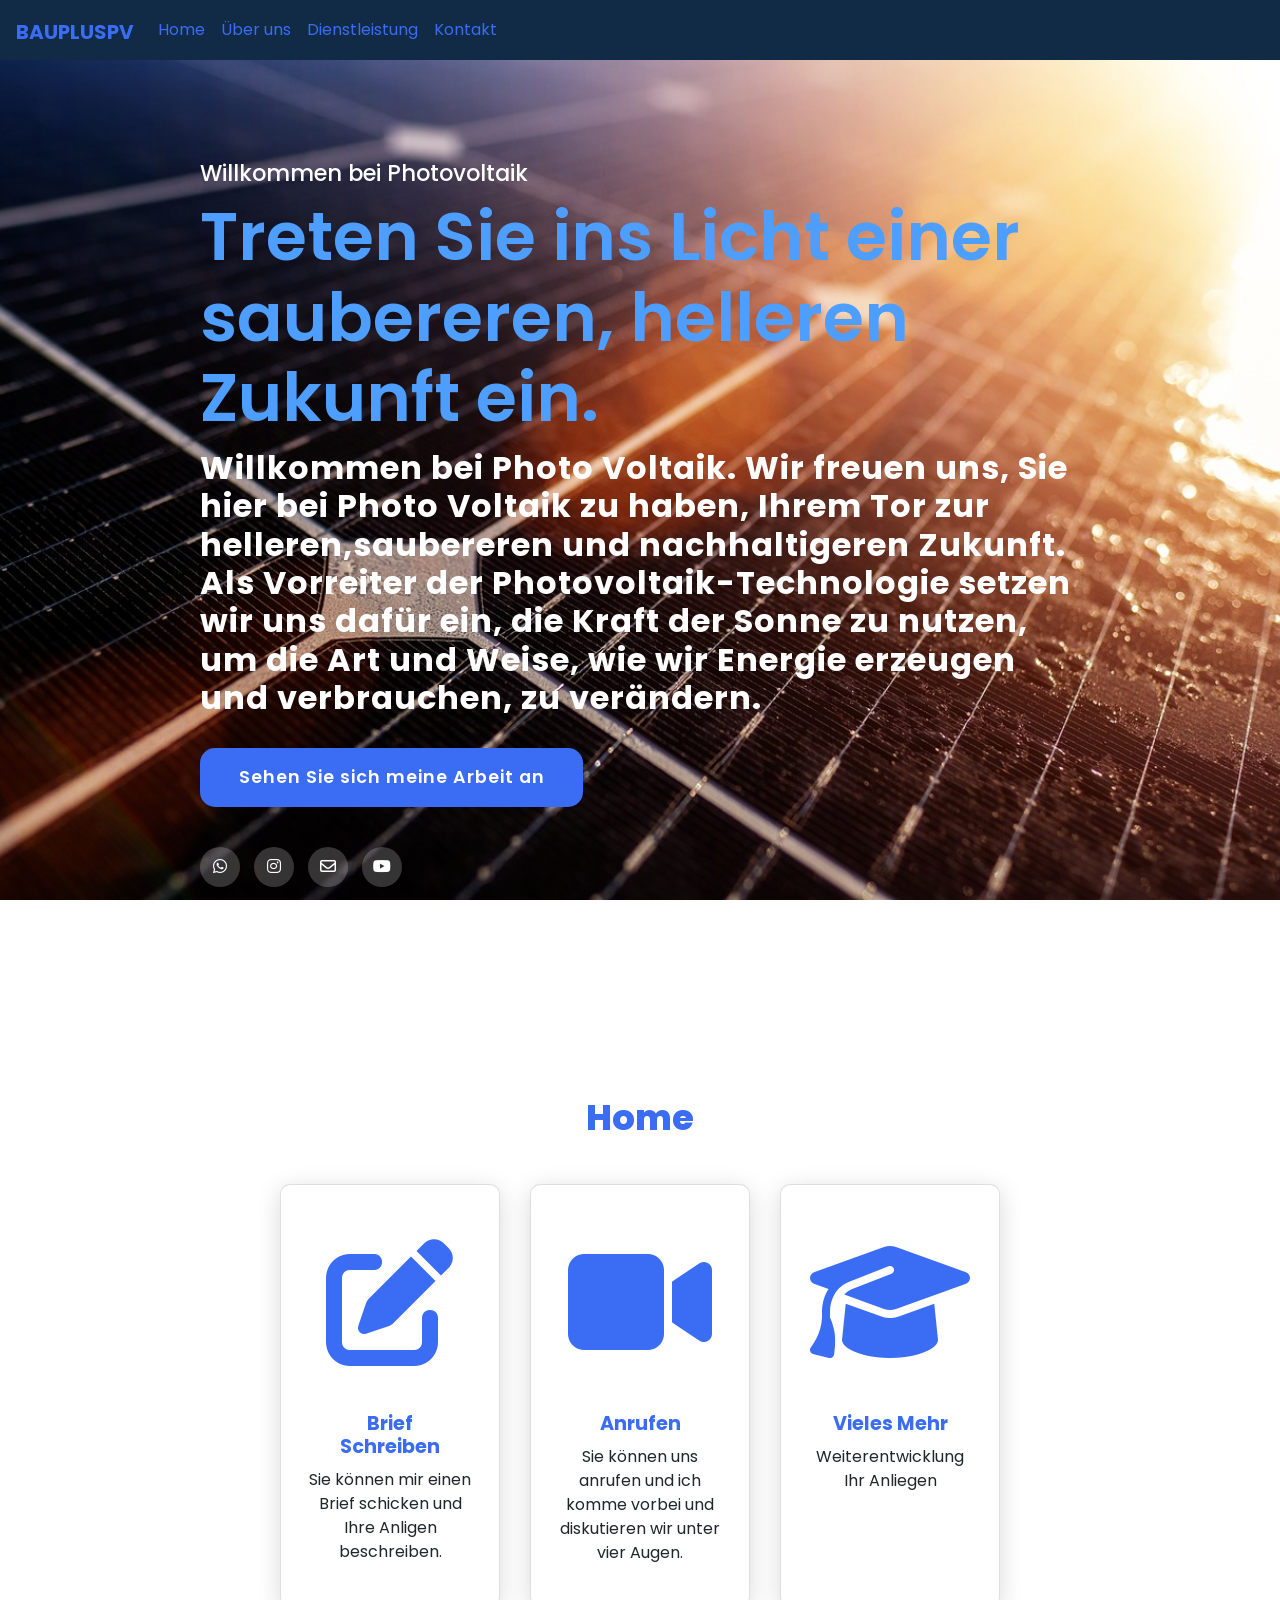
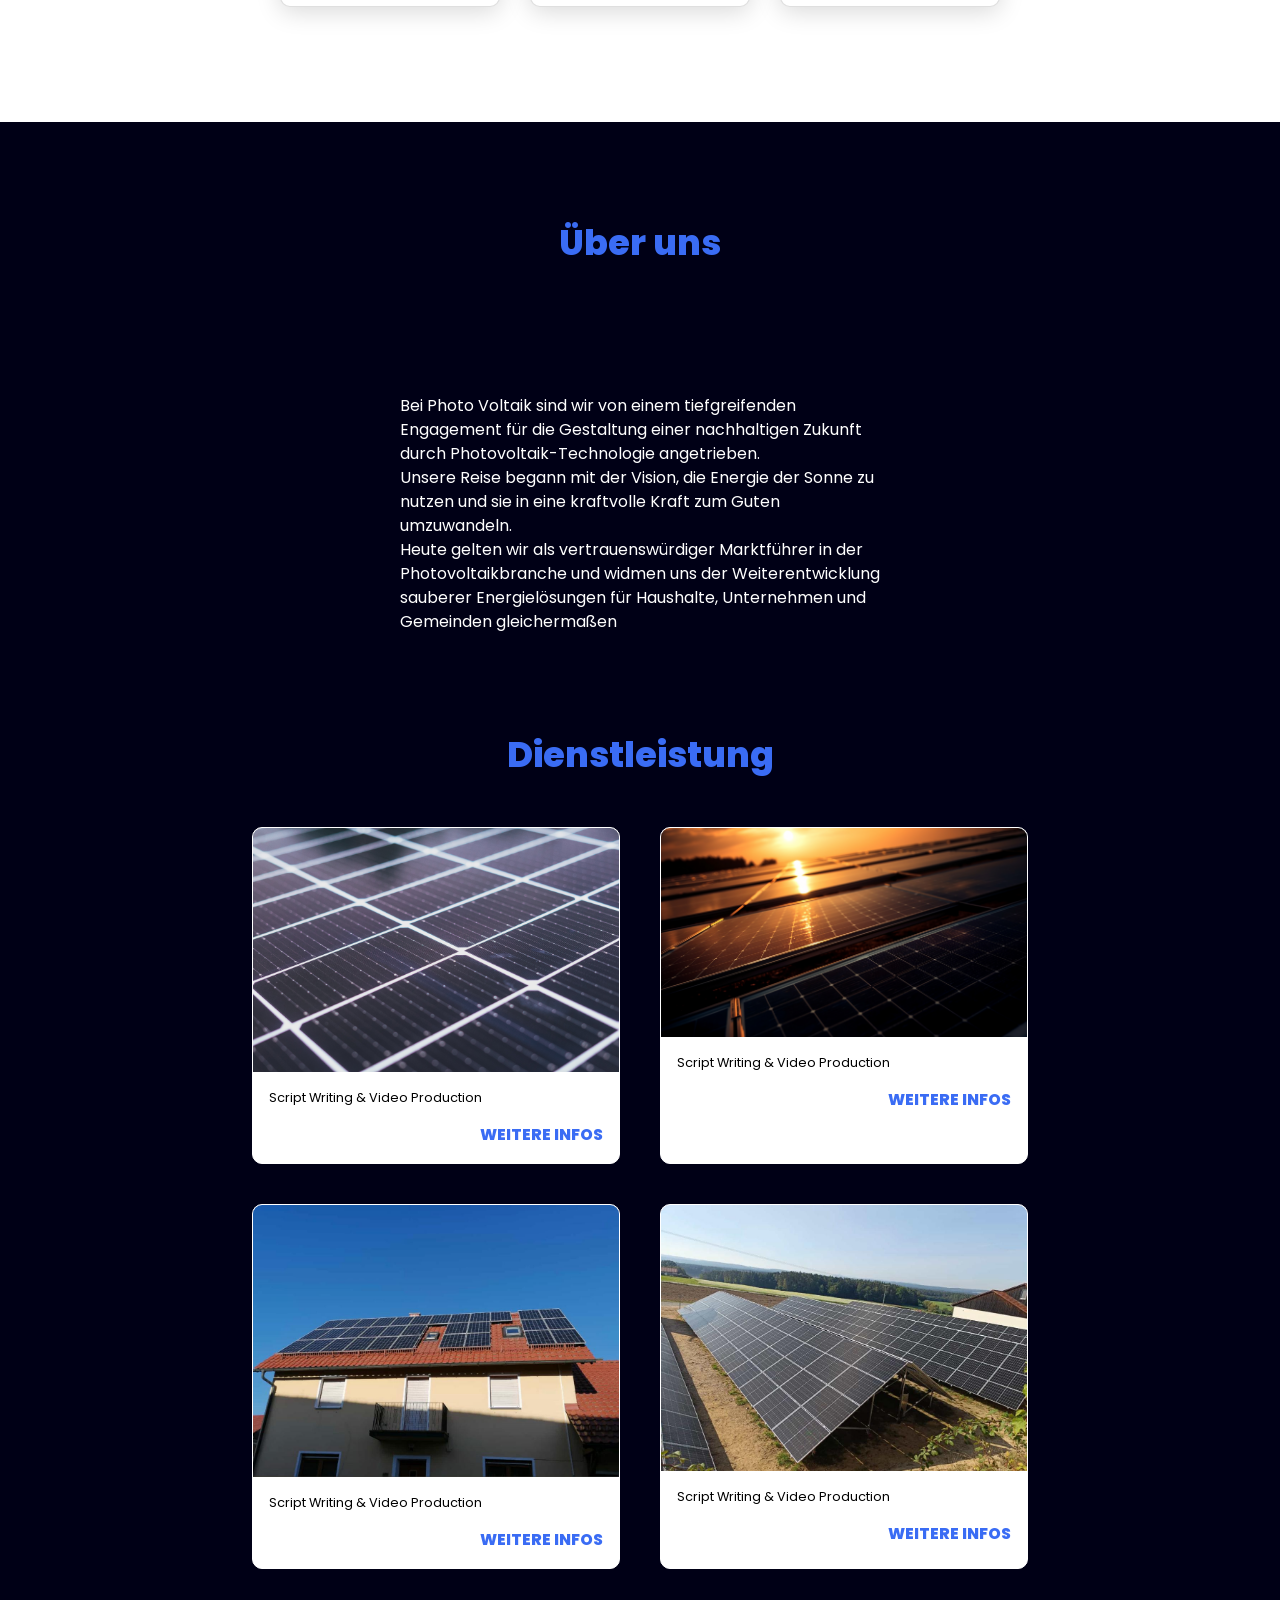
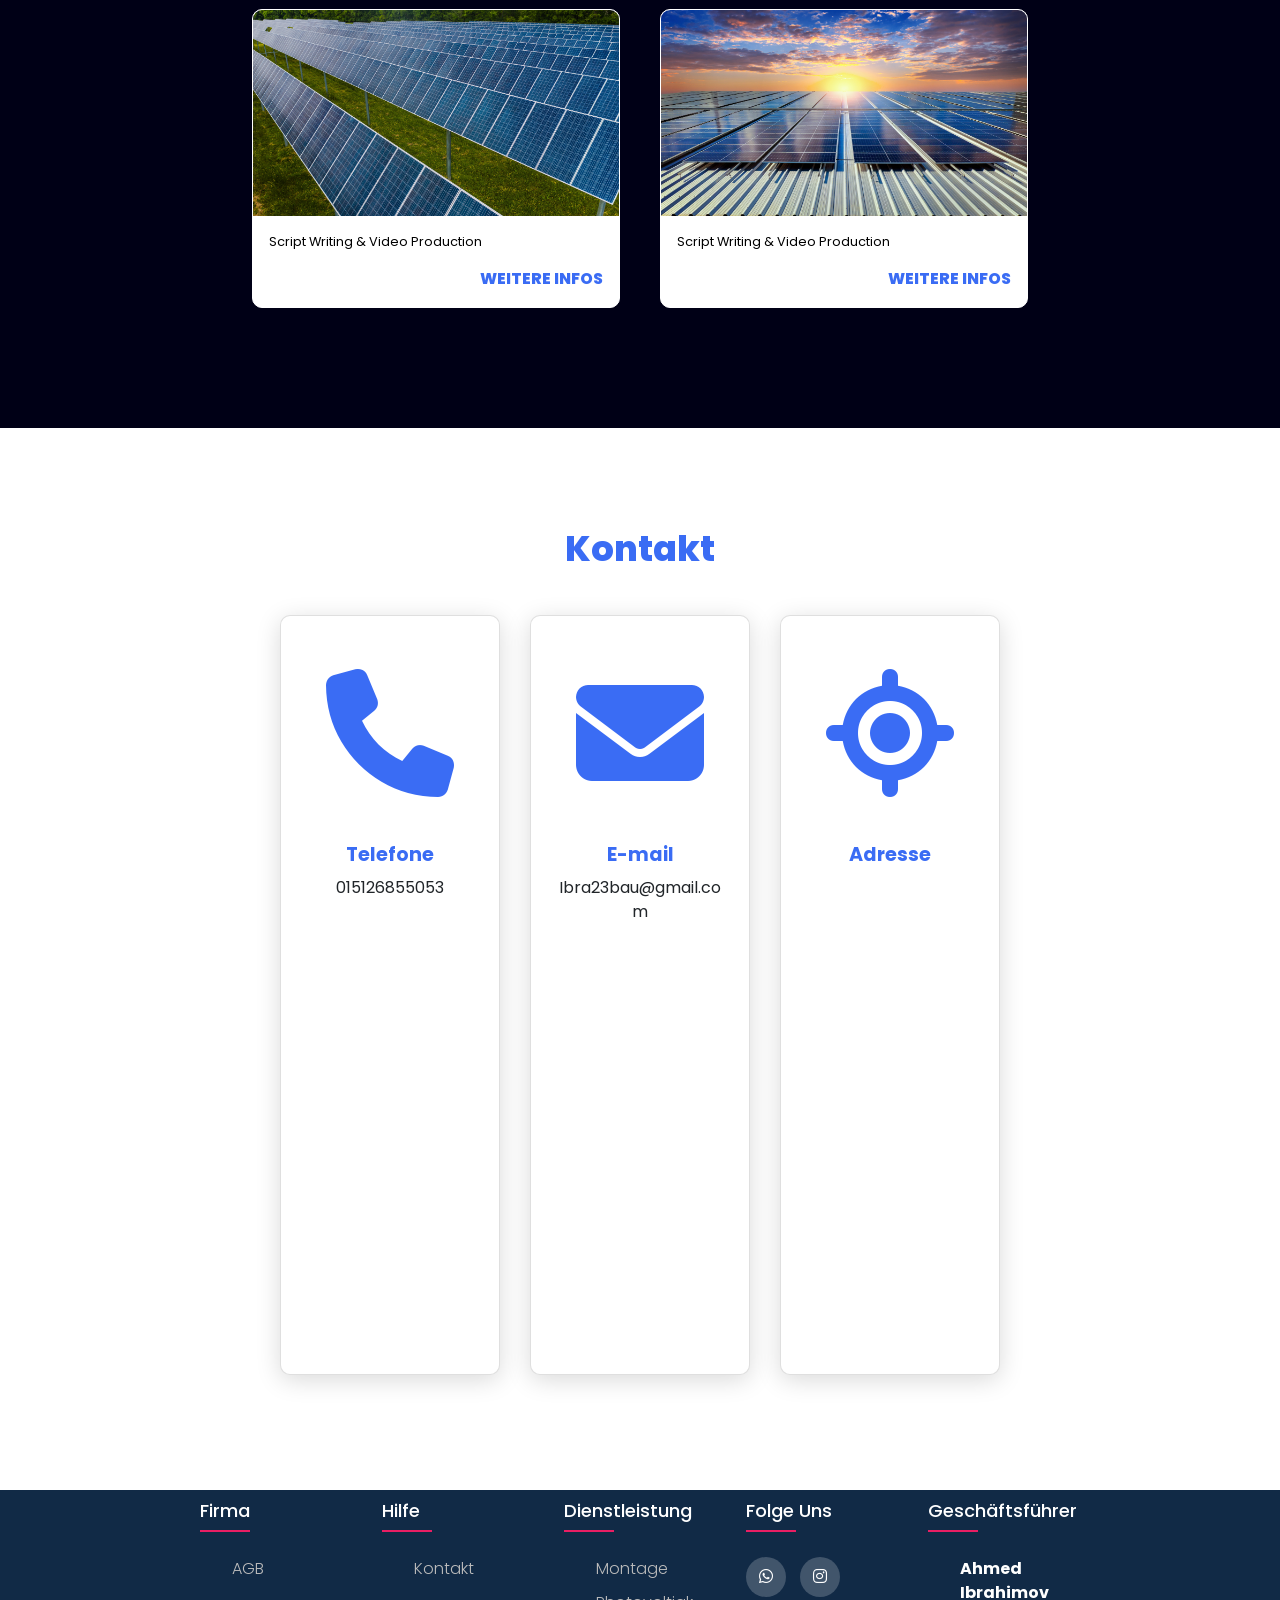
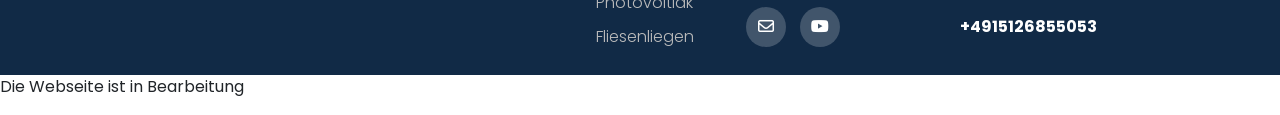
<file: index.html>
<!DOCTYPE html>
<html lang="en">
<head>
     <title>baupluspv</title>
    <meta charset="UTF-8">
    <meta http-equiv="X-UA-Compatible" content="IE=edge">
    <meta name="viewport" content="width=device-width, initial-scale=1.0">
     <!-- Bootstrap CSS -->
     <link href="https://cdn.jsdelivr.net/npm/bootstrap@5.0.2/dist/css/bootstrap.min.css" rel="stylesheet" integrity="sha384-EVSTQN3/azprG1Anm3QDgpJLIm9Nao0Yz1ztcQTwFspd3yD65VohhpuuCOmLASjC" crossorigin="anonymous">
    <link rel="stylesheet" href="https://cdnjs.cloudflare.com/ajax/libs/font-awesome/6.4.2/css/all.min.css">
    <link rel="stylesheet" href="https://cdn.jsdelivr.net/npm/bootstrap@4.6.2/dist/css/bootstrap.min.css">
    <script src="https://cdn.jsdelivr.net/npm/jquery@3.6.4/dist/jquery.slim.min.js"></script>
    <script src="https://cdn.jsdelivr.net/npm/popper.js@1.16.1/dist/umd/popper.min.js"></script>
    <script src="https://cdn.jsdelivr.net/npm/bootstrap@4.6.2/dist/js/bootstrap.bundle.min.js"></script>
    <link rel="stylesheet" href="style.css">
   <!--Google Translate-->
<script type="text/javascript">
    function googleTranslateElementInit() {
      new google.translate.TranslateElement({
        defaultLanguage: 'en',
        pageLanguage: 'en',
        includedLanguages: 'en,de,ru,ar,nl,es,it,fr,no', // Hier sollten keine Leerzeichen zwischen den Sprachen stehen
        layout: google.translate.TranslateElement.InlineLayout.SIMPLE, // "InlineLayout" sollte klein geschrieben sein
        autoDisplay: false,
        multilanguagePage: true
      }, 'google_translate_element');
    }
  </script>
  <script type="text/javascript" src="//translate.google.com/translate_a/element.js?cb=googleTranslateElementInit"></script>
</head>
<body>
   <nav class="navbar navbar-expand-sm  navbar-dark " style="background-color: #112A46">
        <!-- Brand -->
        <div class="logo"><a class="navbar-brand" href="#" style="color: #3a6cf4;">BauPlusPV</a></div>
        <!-- Toggler/collapsible Button -->
            <button class="navbar-toggler " type="button" data-toggle="collapse" data-target="#collapsibleNavbar" style="color: #3a6cf4;">
                <span class="navbar-toggler-icon" style="color: #3a6cf4;"></span>
            </button>
        <!-- Navbar links -->
        <div class="collapse navbar-collapse" id="collapsibleNavbar" >
            <ul class="navbar-nav">
                <li class="nav-item">
                    <a class="nav-link" href="#home" style="color: #3a6cf4;">Home</a>
                </li>
                <li class="nav-item">
                    <a class="nav-link" href="#ueberuns" style="color: #3a6cf4;">Über uns</a>
                </li>
                <li class="nav-item">
                    <a class="nav-link" href="#dienstleistung" style="color: #3a6cf4;">Dienstleistung</a>
                </li>
                <li class="nav-item">
                    <a class="nav-link" href="#kontakt" style="color: #3a6cf4;">Kontakt</a>
                </li>
                <li class="nav-item">
                    <div> <a id="google_translate_element" style="color: #3a6cf4;"></a></div>
                </li>
            </ul>
        </div>
    </nav>
    <section class="main">
        <div>
            <h2>Willkommen bei Photovoltaik<br><span>Treten Sie ins Licht einer saubereren, helleren Zukunft ein.</span></h2>
            <h3>
                Willkommen bei Photo Voltaik. Wir freuen uns, Sie hier bei Photo Voltaik zu haben, Ihrem Tor zur helleren,saubereren und nachhaltigeren Zukunft. 
                Als Vorreiter der Photovoltaik-Technologie setzen wir uns dafür ein, die Kraft der Sonne zu nutzen, um die Art und Weise, wie wir Energie erzeugen
				und verbrauchen, zu verändern.
            </h3>
            <a href="#ueberuns" class="main-btn">Sehen Sie sich meine Arbeit an</a>
            <div class="social-icons">
                <a href="#"><i class="fa-brands fa-whatsapp"></i></a>
                <a href="#"><i class="fab fa-instagram"></i></a>
                <a href="#"><i class="fa-regular fa-envelope"></i></a>
                <a href="#"><i class="fab fa-youtube"></i></a>
            </div>
        </div>
    </section>

    <section class="cards" id="home">
        <h2 class="title">Home</h2>
        <div class="content">
            <div class="card">
                <div class="icon">
                    <i class="fas fa-edit"></i>
                </div>
                <div class="info">
                    <h3>Brief Schreiben</h3>
                    <p>Sie können mir einen Brief schicken und Ihre Anligen beschreiben.</p>
                </div>
            </div>
            <div class="card">
                <div class="icon">
                    <i class="fas fa-video"></i>
                </div>
                <div class="info">
                    <h3>Anrufen</h3>
                    <p>Sie können uns anrufen und ich komme vorbei und diskutieren wir unter vier Augen.</p>
                </div>
            </div>
            <div class="card">
                <div class="icon">
                    <i class="fas fa-graduation-cap"></i>
                </div>
                <div class="info">
                    <h3>Vieles Mehr</h3>
                    <p>Weiterentwicklung Ihr Anliegen </p>
                </div>
            </div>
        </div>
    </section>

    <section class="ueberuns" id="ueberuns">
	 <h2 class="title">Über uns</h2>
        <div class="geschichte">
            <section>Bei Photo Voltaik sind wir von einem tiefgreifenden Engagement für die Gestaltung einer nachhaltigen Zukunft durch Photovoltaik-Technologie angetrieben.<br>
                Unsere Reise begann mit der Vision, die Energie der Sonne zu nutzen und sie in eine kraftvolle Kraft zum Guten umzuwandeln.<br>
                Heute gelten wir als vertrauenswürdiger Marktführer in der Photovoltaikbranche und widmen uns der Weiterentwicklung sauberer Energielösungen für Haushalte, Unternehmen und Gemeinden gleichermaßen</section>
        </div>
        <h2 class="title">Dienstleistung</h2>
        <div class="content">
            <div class="project-card">
                <div class="project-image">
                    <img src="images/bild11.jpg" />
                </div>
                <div class="project-info">
                    <p class="project-category">Script Writing & Video Production</p>
                    <strong class="project-title">
                        <span>Dev Books</span>
                        <a href="#" class="more-details">Weitere Infos</a>
                    </strong>
                </div>
            </div>
            <div class="project-card">
                <div class="project-image">
                    <img src="images/bild5.jpg" />
                </div>
                <div class="project-info">
                    <p class="project-category">Script Writing & Video Production</p>
                    <strong class="project-title">
                        <span>Dev Books</span>
                        <a href="#" class="more-details">Weitere Infos</a>
                    </strong>
                </div>
            </div>
            <div class="project-card">
                <div class="project-image">
                    <img src="images/bild2.jpg" />
                </div>
                <div class="project-info">
                    <p class="project-category">Script Writing & Video Production</p>
                    <strong class="project-title">
                        <span>Dev Books</span>
                        <a href="#" class="more-details">Weitere Infos</a>
                    </strong>
                </div>
            </div>
            <div class="project-card">
                <div class="project-image">
                    <img src="images/bild15.jpg" />
                </div>
                <div class="project-info">
                    <p class="project-category">Script Writing & Video Production</p>
                    <strong class="project-title">
                        <span>Dev Books</span>
                        <a href="#" class="more-details">Weitere Infos</a>
                    </strong>
                </div>
            </div>
            <div class="project-card">
                <div class="project-image">
                    <img src="images/bild10.jpg" />
                </div>
                <div class="project-info">
                    <p class="project-category">Script Writing & Video Production</p>
                    <strong class="project-title">
                        <span>Dev Books</span>
                        <a href="#" class="more-details">Weitere Infos</a>
                    </strong>
                </div>
            </div>
            <div class="project-card">
                <div class="project-image">
                    <img src="images/bild6.jpg" />
                </div>
                <div class="project-info">
                    <p class="project-category">Script Writing & Video Production</p>
                    <strong class="project-title">
                        <span>Internet</span>
                        <a href="#" class="more-details">Weitere Infos</a>
                    </strong>
                </div>
            </div>
        </div>
    </section>

    <section class="cards_kontakt" id="kontakt">
        <h2 class="title">Kontakt</h2>
        <div class="content">
            <div class="card">
                <div class="icon">
                    <i class="fas fa-phone"></i>
                </div>
                <div class="info">
                    <h3>Telefone</h3>
                    <p>015126855053</p>
                </div>
            </div>
            <div class="card">
                <div class="icon">
                    <i class="fas fa-envelope"></i>
                </div>
                <div class="info">
                    <h3>E-mail</h3>
                    <p>Ibra23bau@gmail.com</p>
                </div>
            </div>
            <div class="card">
                <div class="icon">
                    <i class="fa-solid fa-location-crosshairs"></i>
                </div>
                <div class="info">
                    <h3>Adresse</h3>
                    <p><iframe src="https://www.google.com/maps/embed?pb=!1m18!1m12!1m3!1d2579.3757264951582!2d12.155325076909357!3d49.722553439505774!2m3!1f0!2f0!3f0!3m2!1i1024!2i768!4f13.1!3m3!1m2!1s0x47a0479b94cea935%3A0x95b3cf1ef4066ade!2sTraindorfstra%C3%9Fe%2013%2C%2092665%20Altenstadt%20an%20der%20Waldnaab!5e0!3m2!1sde!2sde!4v1695069277691!5m2!1sde!2sde" width="600" height="450" style="border:0;" allowfullscreen="" loading="lazy" referrerpolicy="no-referrer-when-downgrade"></iframe></p>
                </div>
            </div>
        </div>
    </section>
    </section>
<footer class="footer">
    <div class="containerFooter" class="footer">
        <div class="row">
            <div class="footer-col">
                <h4>Firma</h4>
                <ul>
                    <li><a href="agb.html">AGB</a></li>   
                </ul>
            </div>
            <div class="footer-col">
                <h4>Hilfe</h4>
                <ul>
                    <li><a href="#kontakt">Kontakt</a></li>
                </ul>
            </div>
            <div class="footer-col">
                <h4>Dienstleistung</h4>
                <ul>
                    <li><a href="#">Montage</a></li>
                    <li><a href="#">Photovoltiak</a></li>
                    <li><a href="#">Fliesenliegen</a></li>
                </ul>
            </div>
            <div class="footer-col">
                <h4>Folge uns</h4>
                <div class="social-links">
                <a href="#"><i class="fa-brands fa-whatsapp"></i></a>
                <a href="#"><i class="fab fa-instagram"></i></a>
				<a href="mailto:{https://mail.google.com/mail/u/0/#inbox}"><i class="fa-regular fa-envelope"></i></a>
                <a href="#"><i class="fab fa-youtube"></i></a>
                </div>
            </div>
			 <div class="footer-col">
                <h4>Geschäftsführer</h4>
                <ul>
                    <li><strong>Ahmed Ibrahimov</strong></li>
                    <li><strong>+4915126855053</strong></li>
                </ul>
                </div>
            </div>
        </div>
    </div>
</footer>
<p>Die Webseite ist in Bearbeitung</p>
</body>
</html>
</file>
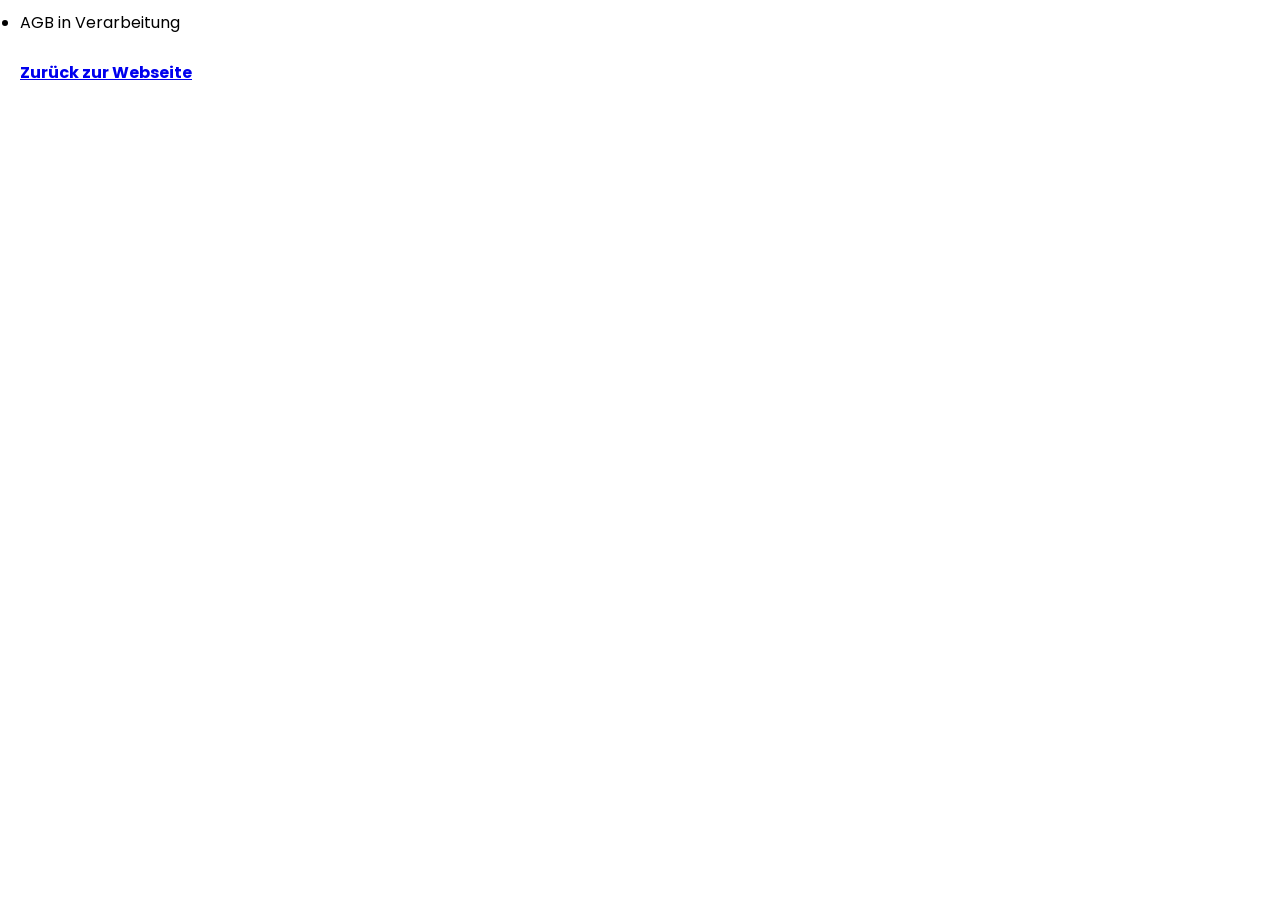
<file: agb.html>
<!DOCTYPE html>
<html lang="en">
<head>
    <meta charset="UTF-8">
    <meta http-equiv="X-UA-Compatible" content="IE=edge">
    <meta name="viewport" content="width=device-width, initial-scale=1.0">
    <link rel="stylesheet" href="https://cdnjs.cloudflare.com/ajax/libs/font-awesome/6.4.2/css/all.min.css">
    <link rel="stylesheet" href="styleAGB.css">
    <title>AGB</title>
</head>
<body>
    <section id="agb">
        <ul>
            <li>AGB in Verarbeitung</li>
        </ul>
        <br>
        <strong><a href="index.html">Zurück zur Webseite</a></strong>
    </section>

</body>
</html>
</file>
<file: style.css>
@import url('https://fonts.googleapis.com/css2?family=Poppins:ital,wght@0,100;0,200;0,300;0,400;0,500;0,600;0,700;0,800;0,900;1,100;1,200;1,300;1,400;1,500;1,600;1,700;1,800;1,900&display=swap');
/*I need to hide the google translate top*/
.goog-te-banner-frame.skiptranslate, .goog-te-gadget-simple img {
    display: none !important;
}
.goog-tooltip {
    display: none !important;
}
.goog-tooltip:hover {
    display: none !important;
}
.goog-text-highlight {
    background-color: transparent !important;
    border: none !important;
    box-shadow: none !important;
}
*{
    font-family: 'Poppins', sans-serif;
    margin: 0;
    padding: 0;
    box-sizing: border-box;
    scroll-behavior: smooth;
    width: auto;
    size: auto;  
}

.logo{
    text-decoration: none;
    color:   #3a6cf4;
    text-transform: uppercase;
    font-weight: 700;
    font-size: 1.8em;
}

.navigation a{
    color: #3a6cf4;
    text-decoration: none;
    font-size: 1.1em;
    font-weight: 500;
    padding-left: 30px;


}

.navigation a:hover{
    color: #601cfc;
}

section {
    padding: 100px 200px;
}

.main {
    width: 100%;
    min-height: 100vh;
    display: flex;
    align-items: center;
    background: url(images/background0.jpg) no-repeat;
    background-size: cover;
    background-position: center;
    background-attachment: fixed;
}

.main h2 {
    color: #fff;
    font-size: 1.4em;
    font-weight: 500;
}

.main h2 span {
    display: inline-block;
    margin-top: 10px;
    color: #4e9eff;
    font-size: 3em;
    font-weight: 600;
}

.main h3 {
    color: #fff;
    font-size: 2em;
    font-weight: 700;
    letter-spacing: 1px;
    margin-top: 10px;
    margin-bottom: 30px;
}

.main-btn {
    color: #fff;
    background-color: #3a6cf4;
    text-decoration: none;
    font-size: 1.1em;
    font-weight: 600;
    display: inline-block;
    padding: 0.9375em 2.1875em;
    letter-spacing: 1px;
    border-radius: 15px;
    margin-bottom: 40px;
    transition: 0.7s ease;
}

.main-btn:hover {
    background-color: #0a49f6;
    transform: scale(1.1);
}

.social-icons a {
   display: inline-block;
    height: 40px;
    width: 40px;
    background-color: rgb(255, 255, 255, 0.2);
    margin: 0 10px 10px 0;
    text-align: center;
    line-height: 40px ;
    border-radius: 50% ;
    color: #ffffff;
    transition: all 0.5s ease;
}
.social-icons a:hover
{
	color: #24262b;
    background-color: #ffffff;
}

.title {
    display: flex;
    justify-content: center;
    color: #3a6cf4;
    font-size: 2.2em;
    font-weight: 800;
    margin-bottom: 30px;
}

.content {
    display: flex;
    justify-content: center;
    flex-direction: row;
    flex-wrap: wrap;
	
}
.card {
    background-color: #fff;
    width: 25%;
    box-shadow: 0 5px 25px rgba(1 1 1 / 15%);
    border-radius: 10px;
    padding: 25px;
    margin: 15px;
    transition: 0.7s ease;
}

.card:hover {
    transform: scale(1.1);
}

.card .icon {
    color: #3a6cf4;
    font-size: 8em;
    text-align: center;
}

.info {
    text-align: center;
}

.info h3{
    color: #3a6cf4;
    font-size: 1.2em;
    font-weight: 700;
    margin: 10px;
}

.ueberuns{
    background-color: #000016;
}

.ueberuns.content{
    margin-top: 30px;
}
.geschichte
{
    color: #fff;
}
.project-card {
    background-color: #fff;
    border: 1px solid #fff;
    min-height: 14em;
    width: 23em;
    overflow: hidden;
    border-radius: 10px;
    margin: 20px;
    transition: 0.7s ease;
}

.project-card:hover {
   transform: scale(1.1);
   
}

.project-card:hover .project-image {
    opacity: 0.9;
 }

.project-image img{
    width: 100%
}

.project-info {
    padding: 1em;
}

.project-category {
    font-size: 0.8em;
    color: #000;
}

.project-title {
    display: flex;
    justify-content: space-between;
    text-transform: uppercase;
    font-weight: 800;
    margin-top: 10px;
}

.more-details {
    text-decoration: none;
    color: #3a6cf4;
}

.more-details:hover {
    color: #601cfc;
}

.kontakt .icon{
    font-size: 4.5em;
}

.kontakt .info h3 {
    color: #000;
}

.kontakt .info p {
    font-size: 1.5em;
}


/* footer */
.containerFooter
{
    margin: auto;
	padding: 10px 200px ;
	width:100%;
	size:100%;
	
}
.row
{
    display: flex;
    flex-wrap: wrap;
}
ul
{
    list-style: none;
}
.footer
{
    background-color: #112A46 ;
    position: bottom; 
	width:100%;
	size:100%;
    bottom: 0;    
}
.footer-col
{
    width: 20%;
    padding: 0 15px;
    
   
}
strong 
{
    color: white;
}
.footer-col h4
{
    font-size: 18px;
    color: #ffffff;
    text-transform: capitalize;
    margin-bottom: 35px;
    font-weight: 500;
    position: relative;
    

}
.footer-col h4::before
{
    content: '';
    position: absolute;
    left:0 ;
    bottom: -10px;
    background-color: #e91e63;
    height: 2px;
    box-sizing: border-box;
    width: 50px;
}
.footer-col ul li:not(:last-child)
{
    margin-bottom: 10px;
}
.footer-col ul li a
{
    font-size: 16px;
    text-transform: capitalize;
    color: #ffffff;
    text-decoration: none;
    font-weight: 300;
    color: #bbbbbb;
    display: block;
    transition: all 0.3s ease;
}
.footer-col ul li a:hover
{
    color: #ffffff;
    padding-left: 8px;
}
.footer-col .social-links a
{
    display: inline-block;
    height: 40px;
    width: 40px;
    background-color: rgb(255, 255, 255, 0.2);
    margin: 0 10px 10px 0;
    text-align: center;
    line-height: 40px ;
    border-radius: 50% ;
    color: #ffffff;
    transition: all 0.5s ease;

}
.footer-col .social-links a:hover
{
    color: #24262b;
    background-color: #ffffff;
}
/* Mobile */
@media(max-width: 700px)
{
	
	.containerFooter {
    margin: auto;
    padding: 0px 0px;
    width: 100%;
    border: 1px solid #ccc; 
}
    body
	{
        font-size: 12px;
		
    }

    .footer-col
    {
        font-size: 0.9em;
		
		font-weight: 500;
		padding-left: 30px;
    }
	
	
	.navigation
    {
		
        font-size: 0.5em;
		
    }
   
    .logo{
        font-size: 1.1em;
    }
}
@media (max-width:1023px){
    header{
        padding: 12px 20px;
    }
    .footer-col
    {
        font-size: 0.9em;
    }
	.navigation
    {

        font-size: 0.9em;
    }
   
    .logo{
        font-size: 1.1em;
    }
   .footer-col
    {
        width: 50%;
        margin-bottom: 30px;
		padding: 10px 20px;
    }
    .navigation a{
        padding-left: 10px;
    }

    .title{
        font-size: 1.8em;
    }

    section{
        padding: 80px 20px;
    }

    .main-content h2{
        font-size: 1em;
    }

    .main-content h3{
        font-size: 1.6em;
    }

    .content
	{
        flex-direction: column;
        align-items: center;	
    }
	.card
	{
		width:100%;
	}

}

@media (max-width:641px){
    body{
        font-size: 12px;
    }

    .footer-col
    {
        font-size: 0.9em;
    }
	
	
	.navigation
     {

        font-size: 0.7em;
    }
   
    .logo{
        font-size: 1.1em;
    }
   .footer-col
    {
        width: 50%;
        margin-bottom: 30px;
		padding: 10px 20px;
    }
    .main-content h2{
        font-size: 0.8em;
    }

    .main-content h3{
        font-size: 1.4em;
    }
	.content
	{
        flex-direction: column;
        align-items: center;	
    }
	.card
	{
		width:100%;
	}
}

@media (max-width:420px){
   
	.containerFooter {
    margin: auto;
 
    width: 100%;
    border: 1px solid #ccc; 
}
    body
	{
        font-size: 12px;
		
    }

    .footer-col
    {
        font-size: 0.9em;
		
		font-weight: 500;
		padding-left: 30px;
    }
	
	.navigation
    {
		
         font-size: 0.7em;
		
    }
   
}
</file>
<file: styleAGB.css>
@import url('https://fonts.googleapis.com/css2?family=Poppins:ital,wght@0,100;0,200;0,300;0,400;0,500;0,600;0,700;0,800;0,900;1,100;1,200;1,300;1,400;1,500;1,600;1,700;1,800;1,900&display=swap');
*{
    font-family: 'Poppins', sans-serif;
    margin: 0;
    padding: 0;
    box-sizing: border-box;
    scroll-behavior: smooth; 
}
section 
{
    padding: 10px 20px;
}
</file>
